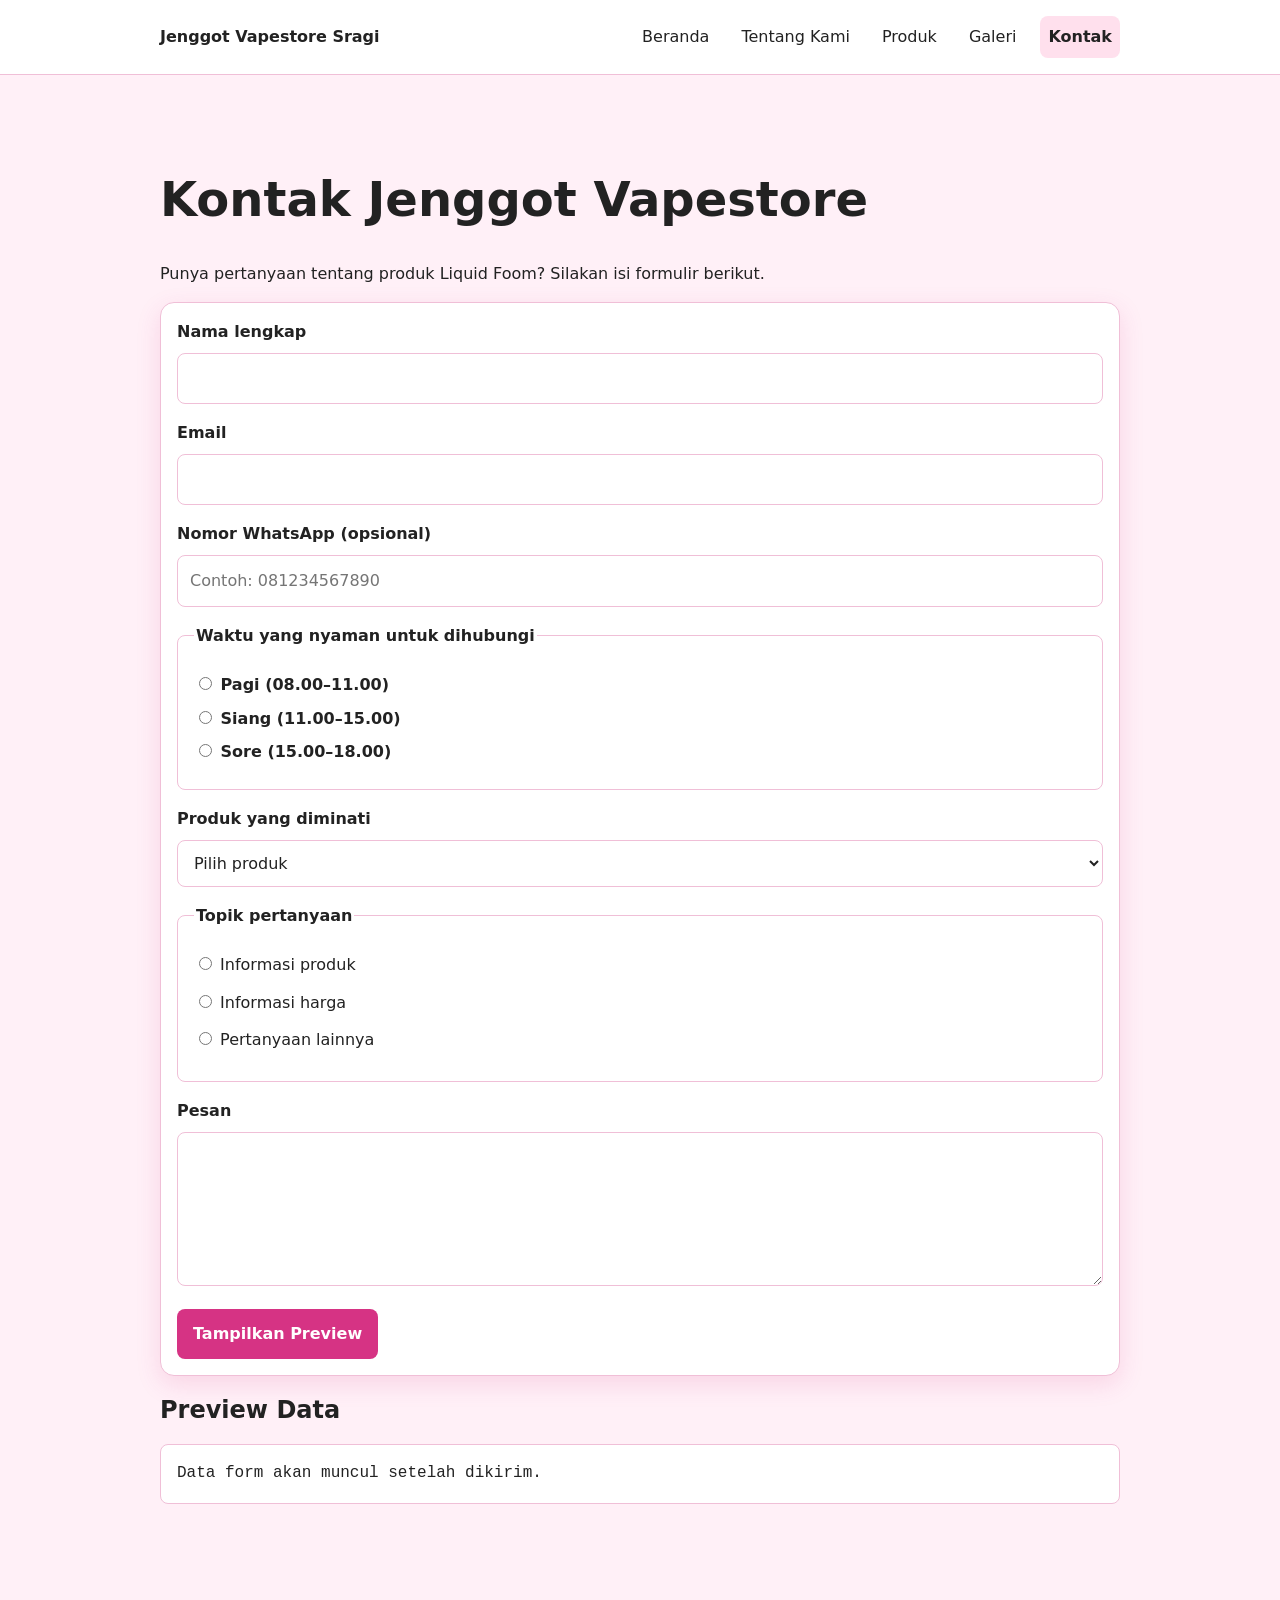
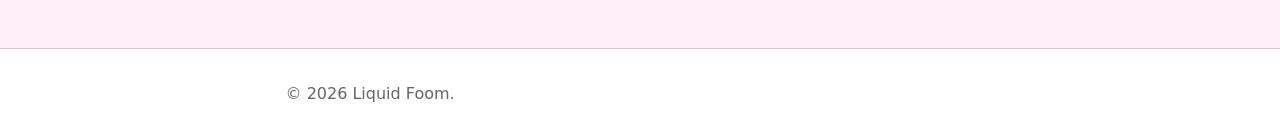
<file: kontak.html>
<!doctype html>
<html lang="id">
<head>
  <meta charset="utf-8">
  <meta name="viewport" content="width=device-width, initial-scale=1">
  <title>Kontak Jenggot Vapestore</title>
  <link rel="stylesheet" href="css/style.css">
  <script src="js/form.js" defer></script>
  <script src="js/app.js" defer></script>
</head>
<body>
  <a class="skip-link" href="#konten">
    Lewati ke konten utama
  </a>

  
<header class="site-header">
  <nav class="nav" aria-label="Navigasi utama">
    <a class="brand" href="index.html">Jenggot Vapestore Sragi</a>

    <details class="nav-menu">
      <summary aria-label="Buka atau tutup menu navigasi">
        <span class="hamburger-icon" aria-hidden="true">
          <span></span>
          <span></span>
          <span></span>
        </span>
        <span class="menu-label">Menu</span>
      </summary>

     <ul>
  <li>
    <a href="index.html">Beranda</a>
  </li>
  <li>
    <a href="tentang.html">Tentang Kami</a>
  </li>
  <li>
    <a href="produk.html">Produk</a>
  </li>
  <li>
    <a href="galeri.html">Galeri</a>
  </li>
  <li>
    <a href="kontak.html" aria-current="page">Kontak</a>
  </li>
</ul>
    </details>
  </nav>
</header>

  </header>

  <main id="konten" class="page">
    <h1>Kontak Jenggot Vapestore</h1>
    <p>
      Punya pertanyaan tentang produk Liquid Foom?
      Silakan isi formulir berikut.
    </p>

    <form id="form-kontak" action="#" method="post">
      <div class="field">
        <label for="nama">Nama lengkap</label>
        <input
          id="nama"
          name="nama"
          type="text"
          autocomplete="name"
          required
          minlength="3"
        >
      </div>

      <div class="field">
        <label for="email">Email</label>
        <input
          id="email"
          name="email"
          type="email"
          autocomplete="email"
          required
        >
      </div>
      
      <!-- Nomor WhatsApp -->
<div class="field">
  <label for="whatsapp">Nomor WhatsApp (opsional)</label>
  <input
    type="tel"
    id="whatsapp"
    name="whatsapp"
    autocomplete="tel"
    placeholder="Contoh: 081234567890"
  >
</div>

<!-- Waktu Kontak -->
<fieldset class="field">
  <legend>Waktu yang nyaman untuk dihubungi</legend>

  <label for="waktu-pagi">
    <input
      type="radio"
      id="waktu-pagi"
      name="waktu-kontak"
      value="Pagi"
    >
    Pagi (08.00–11.00)
  </label>

  <label for="waktu-siang">
    <input
      type="radio"
      id="waktu-siang"
      name="waktu-kontak"
      value="Siang"
    >
    Siang (11.00–15.00)
  </label>

  <label for="waktu-sore">
    <input
      type="radio"
      id="waktu-sore"
      name="waktu-kontak"
      value="Sore"
    >
    Sore (15.00–18.00)
  </label>
</fieldset>

      <div class="field">
        <label for="paket">Produk yang diminati</label>
        <select id="paket" name="paket" required>
          <option value="">Pilih produk</option>
          <option value="ice-strawberry">Liquid Foom Ice Strawberry</option>
          <option value="ice-mango">Liquid Foom Ice Mango</option>
          <option value="ice-lychee">Liquid Foom Ice Lychee</option>
        </select>
      </div>

      <fieldset>
        <legend>Topik pertanyaan</legend>

        <label>
          <input type="radio" name="topik"
                 value="informasi-produk" required>
          Informasi produk
        </label>

        <label>
          <input type="radio" name="topik" value="harga">
          Informasi harga
        </label>

        <label>
          <input type="radio" name="topik" value="lainnya">
          Pertanyaan lainnya
        </label>
      </fieldset>

      <div class="field">
        <label for="pesan">Pesan</label>
        <textarea
          id="pesan"
          name="pesan"
          rows="5"
          required
          minlength="10"
        ></textarea>
      </div>

      <button type="submit">Tampilkan Preview</button>
    </form>

    <section aria-labelledby="preview-title">
      <h2 id="preview-title">Preview Data</h2>
      <pre id="preview-form" aria-live="polite">Data form akan muncul setelah dikirim.</pre>
    </section>
  </main>

  <footer class="site-footer">
    <p>&copy; 2026 Liquid Foom.</p>
  </footer>
</body>
</html>
</file>
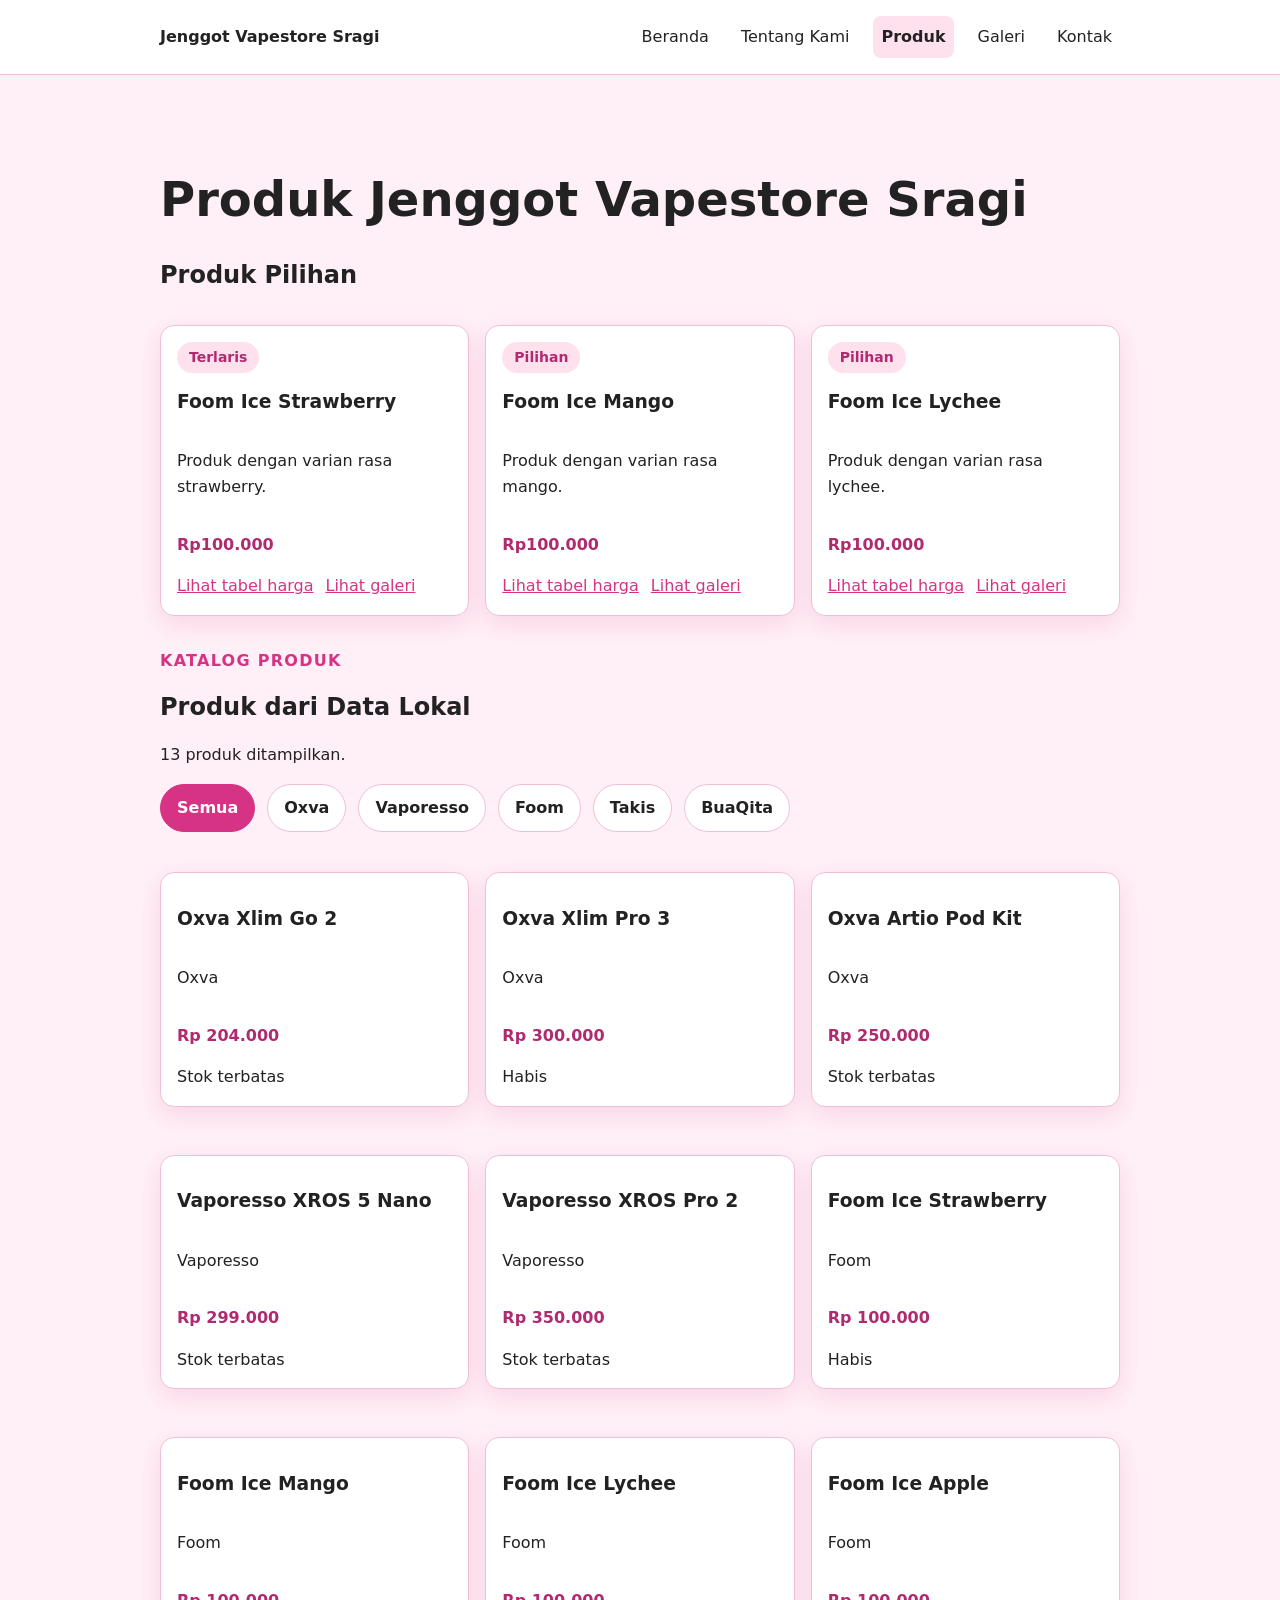
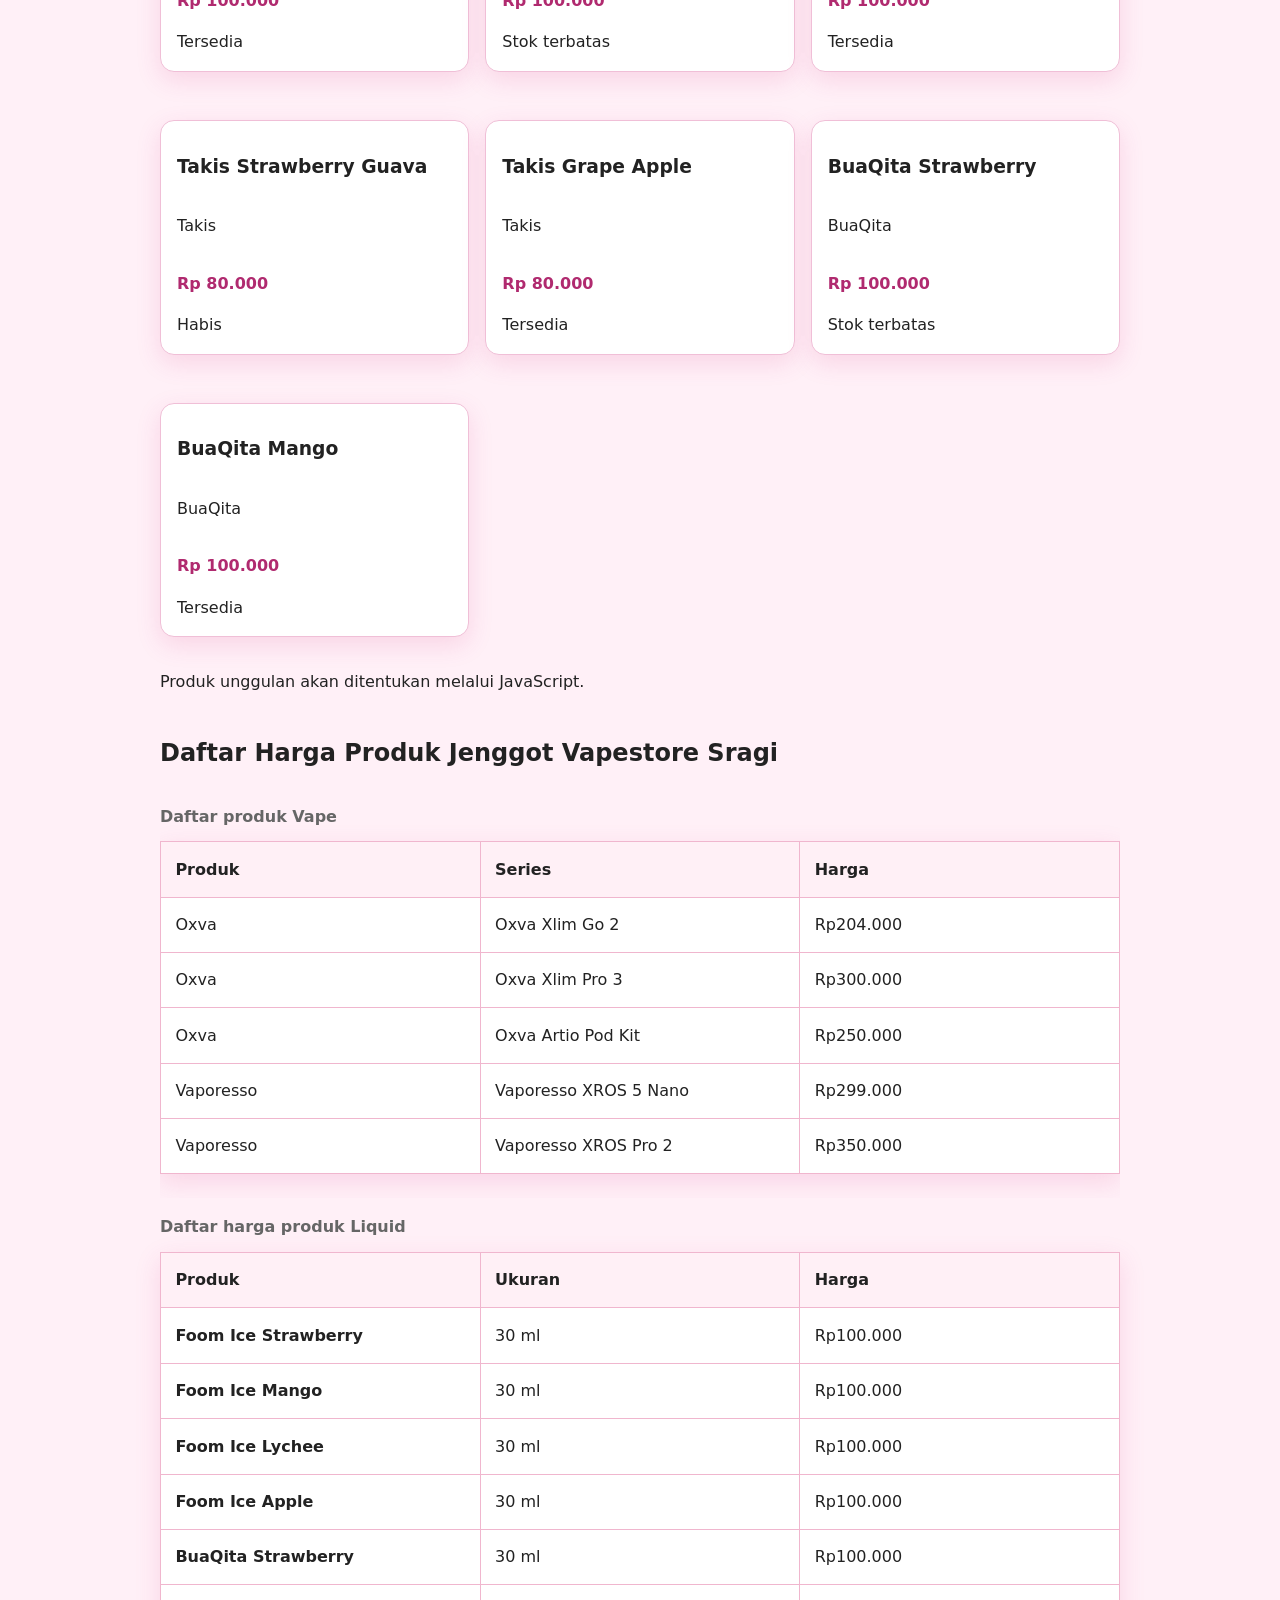
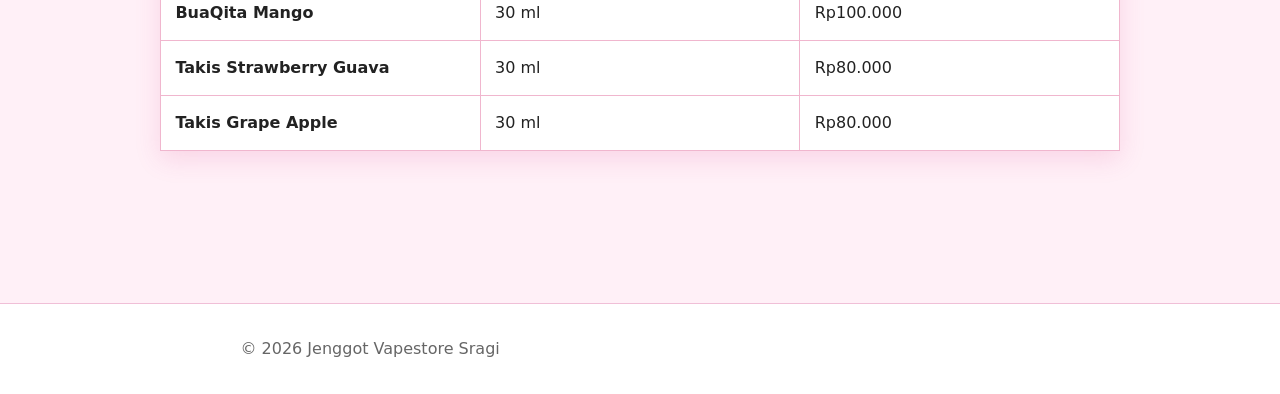
<file: produk.html>
<!doctype html>
<html lang="id">
  <head>
    <meta charset="utf-8" />
    <meta name="viewport" content="width=device-width, initial-scale=1" />
    <title>Produk - Jenggot Vapestore Sragi</title>
    <link rel="stylesheet" href="css/style.css" />
    <script src="js/app.js" defer></script>
  </head>

  <body>
    <!-- Skip link -->
    <a class="skip-link" href="#konten">Lewati ke konten utama</a>

    <!-- Header dan navigasi -->
      <header class="site-header">
      <nav class="nav" aria-label="Navigasi utama">
        <a class="brand" href="index.html">Jenggot Vapestore Sragi</a>
        
        <details class="nav-menu">
          <summary aria-label="Buka atau tutup menu navigasi">
          <span class="hamburger-icon" aria-hidden="true">
          <span></span>
          <span></span>
          <span></span>
        </span>
        <span class="menu-label">Menu</span>
      </summary>

      <ul>
        <li><a href="index.html">Beranda</a></li>
        <li><a href="tentang.html">Tentang Kami</a></li>
        <li><a aria-current="page" href="produk.html">Produk</a></li>
        <li><a href="galeri.html">Galeri</a></li>
        <li><a href="kontak.html">Kontak</a></li>
      </ul>
    </details>
  </nav>
</header>

    <!-- Konten utama -->
    <main id="konten" class="page">
      <h1>Produk Jenggot Vapestore Sragi</h1>

      <!-- Produk pilihan -->
      <section aria-labelledby="produk-pilihan-title">
        <h2 id="produk-pilihan-title">Produk Pilihan</h2>

        <div class="product-grid">
          <article class="product-card">
            <span class="product-badge">Terlaris</span>
            <h3>Foom Ice Strawberry</h3>
            <p>Produk dengan varian rasa strawberry.</p>
            <p class="price">Rp100.000</p>

            <div class="card-actions">
              <a href="#harga-title">Lihat tabel harga</a>
              <a href="galeri.html">Lihat galeri</a>
            </div>
          </article>

          <article class="product-card">
            <span class="product-badge">Pilihan</span>
            <h3>Foom Ice Mango</h3>
            <p>Produk dengan varian rasa mango.</p>
            <p class="price">Rp100.000</p>

            <div class="card-actions">
              <a href="#harga-title">Lihat tabel harga</a>
              <a href="galeri.html">Lihat galeri</a>
            </div>
          </article>

          <article class="product-card">
            <span class="product-badge">Pilihan</span>
            <h3>Foom Ice Lychee</h3>
            <p>Produk dengan varian rasa lychee.</p>
            <p class="price">Rp100.000</p>

            <div class="card-actions">
              <a href="#harga-title">Lihat tabel harga</a>
              <a href="galeri.html">Lihat galeri</a>
            </div>
          </article>
        </div>
      </section>

<!-- Produk dinamis dari JavaScript -->
<section class="section" aria-labelledby="produk-dinamis-title">
  <div class="section-header">
    <p class="eyebrow">KATALOG PRODUK</p>

    <h2 id="produk-dinamis-title">Produk dari Data Lokal</h2>

    <p id="produk-status">
      Produk belum dimuat.
    </p>
  </div>

  <!-- Tombol filter kategori -->
  <div class="filter-bar" aria-label="Filter kategori produk">
    <button type="button" class="filter-button is-active" data-filter="Semua">
      Semua
    </button>

    <button type="button" class="filter-button" data-filter="Oxva">
      Oxva
    </button>

    <button type="button" class="filter-button" data-filter="Vaporesso">
      Vaporesso
    </button>

    <button type="button" class="filter-button" data-filter="Foom">
      Foom
    </button>

    <button type="button" class="filter-button" data-filter="Takis">
      Takis
    </button>

    <button type="button" class="filter-button" data-filter="BuaQita">
      BuaQita
    </button>
  </div>

  <!-- Tempat produk ditampilkan oleh JavaScript -->
  <div id="produk-grid" class="product-grid" aria-live="polite"></div>
</section>

    <!-- Produk unggulan dari JavaScript -->
    <p id="produk-unggulan">
      Produk unggulan akan ditentukan melalui JavaScript.
    </p>
  </div>

  <div id="produk-dinamis" class="js-product-grid"></div>
</section>


      <!-- Daftar harga -->
      <section aria-labelledby="harga-title">
        <h2 id="harga-title">Daftar Harga Produk Jenggot Vapestore Sragi</h2>

        <div
          class="table-scroll"
          role="region"
          aria-labelledby="daftar-harga-caption"
          tabindex="0"
        >
<table class="tabel-seragam">
    <caption>Daftar produk Vape </caption>
    <thead>
      <tr>
        <th>Produk</th>
        <th>Series</th>
        <th>Harga</th>
      </tr>
    </thead>
    <tbody>
      <tr>
        <td>Oxva</td>
        <td>Oxva Xlim Go 2</td>
        <td>Rp204.000</td>
      </tr>
      <tr>
        <td>Oxva</td>
        <td>Oxva Xlim Pro 3</td>
        <td>Rp300.000</td>
      </tr>
      <tr>
        <td>Oxva</td>
        <td>Oxva Artio Pod Kit</td>
        <td>Rp250.000</td>
      </tr>
      <tr>
        <td>Vaporesso</td>
        <td>Vaporesso XROS 5 Nano</td>
        <td>Rp299.000</td>
      </tr>
      <tr>
        <td>Vaporesso</td>
        <td>Vaporesso XROS Pro 2</td>
        <td>Rp350.000</td>
      </tr>
    </tbody>
  </table>
</section>

          <table class="tabel-seragam">
            <caption id="daftar-harga-caption">
              Daftar harga produk Liquid 
            </caption>

            <thead>
              <tr>
                <th scope="col">Produk</th>
                <th scope="col">Ukuran</th>
                <th scope="col">Harga</th>
              </tr>
            </thead>

            <tbody>
              <tr>
                <th scope="row">Foom Ice Strawberry</th>
                <td>30 ml</td>
                <td>Rp100.000</td>
              </tr>
              <tr>
                <th scope="row">Foom Ice Mango</th>
                <td>30 ml</td>
                <td>Rp100.000</td>
              </tr>
              <tr>
                <th scope="row">Foom Ice Lychee</th>
                <td>30 ml</td>
                <td>Rp100.000</td>
              </tr>
              <tr>
                <th scope="row">Foom Ice Apple</th>
                <td>30 ml</td>
                <td>Rp100.000</td>
              </tr>
              <tr>
                <th scope="row">BuaQita Strawberry</th>
                <td>30 ml</td>
                <td>Rp100.000</td>
              </tr>
              <tr>
                <th scope="row">BuaQita Mango</th>
                <td>30 ml</td>
                <td>Rp100.000</td>
              </tr>
              <tr>
                <th scope="row">Takis Strawberry Guava</th>
                <td>30 ml</td>
                <td>Rp80.000</td>
              </tr>
              <tr>
                <th scope="row">Takis Grape Apple</th>
                <td>30 ml</td>
                <td>Rp80.000</td>
              </tr>
            </tbody>
          </table>
        </div>
      </section>
    </main>

    <!-- Footer -->
    <footer class="site-footer">
      <p>&copy; 2026 Jenggot Vapestore Sragi</p>
    </footer>
  </body>
</html>
</file>
<file: css/style.css>
:root {
  --color-primary: #d63384;
  --color-primary-strong: #b02a6f;
  --color-text: #222222;
  --color-muted: #666666;
  --color-surface: #ffffff;
  --color-surface-soft: #fff0f7;
  --color-border: #f0bfd7;
  --color-focus: #7c3aed;

  --space-1: 0.5rem;
  --space-2: 0.75rem;
  --space-3: 1rem;
  --space-4: 1.5rem;
  --space-5: 4rem;

  --radius-sm: 0.5rem;
  --radius-md: 0.875rem;
  --shadow-card: 0 0.5rem 1.5rem rgb(214 51 132 / 0.15);
}

/* Pengaturan dasar */
*,
*::before,
*::after {
  box-sizing: border-box;
}

html {
  color-scheme: light;
}

body {
  margin: 0;
  color: var(--color-text);
  background: var(--color-surface-soft);
  font-family: system-ui, -apple-system, BlinkMacSystemFont, "Segoe UI", sans-serif;
  font-size: 1rem;
  line-height: 1.6;
}

/* Gambar */
img {
  max-width: 100%;
  height: auto;
}

.product-image {
  width: 200px;
  height: auto;
  margin-bottom: var(--space-3);
  border-radius: var(--radius-sm);
}

/* Link umum */
a {
  color: var(--color-primary);
}

a:hover {
  color: var(--color-primary-strong);
}

/* Fokus keyboard */
:focus-visible {
  outline: 3px solid var(--color-focus);
  outline-offset: 3px;
}

/* Skip link */
.skip-link {
  position: absolute;
  top: -5rem;
  left: var(--space-3);
  z-index: 100;
  padding: var(--space-2) var(--space-3);
  color: var(--color-surface);
  background: var(--color-text);
}

.skip-link:focus {
  top: var(--space-3);
}

/* Header dan footer */
.site-header {
  padding: var(--space-3) var(--space-4);
  background: var(--color-surface);
  border-bottom: 1px solid var(--color-border);
}

.site-footer {
  margin-top: var(--space-5);
  padding: var(--space-3) var(--space-4);
  color: var(--color-muted);
  text-align: center;
  background: var(--color-surface);
  border-top: 1px solid var(--color-border);
}

/* Navigasi dan lebar halaman */
.nav,
.page {
  width: min(100% - 2rem, 60rem);
  margin-inline: auto;
}

.page {
  padding-block: var(--space-5);
}

/* Navigasi utama */
.nav {
  display: flex;
  flex-direction: row;
  flex-wrap: wrap;
  gap: var(--space-3);
  align-items: center;
  justify-content: space-between;
}

.brand {
  display: inline-block;
  margin-bottom: 0;
  color: var(--color-text);
  font-weight: 800;
  text-decoration: none;
}

/* Hamburger menu */
.nav-menu {
  position: relative;
  margin-left: auto;
}

.nav-menu summary {
  display: inline-flex;
  align-items: center;
  justify-content: center;
  gap: 0.6rem;
  min-height: 44px;
  padding: 0.65rem 1rem;
  color: #ffffff;
  font-weight: 700;
  cursor: pointer;
  list-style: none;
  background: var(--color-primary);
  border: 0;
  border-radius: var(--radius-sm);
  box-shadow: var(--shadow-card);
  transition: background-color 0.2s ease, transform 0.2s ease;
}

.nav-menu summary::-webkit-details-marker {
  display: none;
}

.nav-menu summary:hover {
  color: #ffffff;
  background: var(--color-primary-strong);
}

.nav-menu summary:active {
  transform: translateY(0);
}

.hamburger-icon {
  display: flex;
  flex-direction: column;
  justify-content: center;
  gap: 5px;
  width: 24px;
  height: 24px;
}

.hamburger-icon span {
  display: block;
  width: 24px;
  height: 3px;
  background: #ffffff;
  border-radius: 999px;
}

.menu-label {
  font-weight: 700;
}

/* Daftar menu mobile */
.nav-menu ul {
  display: none;
  margin: 0;
  padding: 0.5rem;
  list-style: none;
}

.nav-menu[open] > ul {
  position: absolute;
  top: calc(100% + 0.5rem);
  right: 0;
  z-index: 20;
  display: flex;
  flex-direction: column;
  gap: 0.25rem;
  min-width: 12rem;
  padding: 0.5rem;
  background: var(--color-surface);
  border: 1px solid var(--color-border);
  border-radius: var(--radius-md);
  box-shadow: var(--shadow-card);
}

.nav-menu li {
  margin: 0;
}

.nav-menu a {
  display: block;
  padding: 0.65rem 0.75rem;
  color: var(--color-text);
  text-decoration: none;
  border-radius: var(--radius-sm);
}

.nav-menu a:hover {
  color: var(--color-primary-strong);
  background: var(--color-surface-soft);
}

.nav-menu a[aria-current="page"] {
  color: var(--color-text);
  font-weight: 700;
  background: #ffe0ed;
}

.nav-menu summary:focus-visible,
.nav-menu a:focus-visible {
  outline: 3px solid var(--color-focus);
  outline-offset: 3px;
}

/* Hero */
.hero {
  display: grid;
  grid-template-columns: 1fr;
  gap: var(--space-4);
  align-items: center;
  padding: var(--space-5);
  color: var(--color-surface);
  background: var(--color-primary);
  border-radius: var(--radius-md);
}

h1,
h2,
h3 {
  line-height: 1.2;
  text-wrap: balance;
}

h1 {
  font-size: clamp(2rem, 6vw, 3rem);
}

p,
li {
  max-width: 68ch;
}

.eyebrow {
  color: var(--color-primary);
  font-weight: 800;
  letter-spacing: 0.08em;
  text-transform: uppercase;
}

.hero .eyebrow {
  color: #ffe0ed;
}

.hero-image {
  display: block;
  width: 100%;
  border-radius: var(--radius-md);
}

.price {
  color: var(--color-primary-strong);
  font-weight: 800;
}

/* Tombol */
.button,
button {
  display: inline-block;
  padding: var(--space-2) var(--space-3);
  color: var(--color-surface);
  font: inherit;
  font-weight: 700;
  text-decoration: none;
  cursor: pointer;
  background: var(--color-primary);
  border: 0;
  border-radius: var(--radius-sm);
}

.button:hover,
button:hover {
  color: var(--color-surface);
  background: var(--color-primary-strong);
}

.hero button {
  color: #000000;
  background: #ffe0ed;
}

.hero button:hover {
  color: #000000;
  background: #ffc2dc;
}

/* Daftar produk */
.products {
  padding-left: 1.2rem;
}

.product-list {
  display: grid;
  grid-template-columns: 1fr;
  gap: var(--space-3);
}

.product-grid {
  display: grid;
  grid-template-columns: 1fr;
  gap: var(--space-3);
}

/* Kartu */
.product-card,
.media-card,
table,
form {
  margin-block: var(--space-3);
  padding: var(--space-3);
  background: var(--color-surface);
  border: 1px solid var(--color-border);
  border-radius: var(--radius-md);
  box-shadow: var(--shadow-card);
}

/* Kartu produk dengan Flexbox */
.product-card {
  display: flex;
  flex-direction: column;
}

/* Badge produk */
.product-badge {
  align-self: flex-start;
  padding: 0.25rem var(--space-2);
  color: var(--color-primary-strong);
  font-size: 0.875rem;
  font-weight: 800;
  background: #ffe0ed;
  border-radius: 999px;
}

/* Aksi kartu */
.card-actions {
  display: flex;
  gap: var(--space-2);
  align-items: center;
  flex-wrap: wrap;
  margin-top: auto;
}

/* Galeri */
.gallery-list {
  text-align: left;
}

.gallery-grid {
  display: grid;
  grid-template-columns: 1fr;
  gap: var(--space-3);
}

.gallery-grid figure {
  max-width: 100%;
  margin: 0;
}

.gallery-grid img {
  display: block;
  width: 100%;
  height: auto;
  border-radius: var(--radius-sm);
}

figcaption,
caption {
  color: var(--color-muted);
}

.gallery-grid figcaption {
  margin-top: 8px;
  font-weight: 600;
  text-align: center;
}

/* Tabel produk */
table {
  width: 100%;
  border-collapse: collapse;
  border-radius: 0;
}

caption {
  margin-bottom: var(--space-2);
  font-weight: 700;
  text-align: left;
}

th,
td {
  padding: var(--space-2);
  text-align: left;
  border: 1px solid var(--color-border);
}

th {
  background: var(--color-surface-soft);
}

/* Menyamakan tampilan semua tabel */
.tabel-seragam {
  width: 100%;
  border-collapse: collapse;
  table-layout: fixed;
  background: #ffffff;
  margin-bottom: 1.5rem;
}

.tabel-seragam th,
.tabel-seragam td {
  padding: 0.9rem;
  border: 1px solid #f0b6ce;
  text-align: left;
  background: #ffffff;
}

.tabel-seragam thead th {
  background: #fff0f6;
  font-weight: 700;
}

/* Tabel yang dapat digeser pada layar kecil */
.table-scroll {
  max-width: 100%;
  overflow-x: auto;
}

.table-scroll:focus-visible {
  outline: 3px solid var(--color-focus);
  outline-offset: 3px;
}

.table-scroll table {
  min-width: 40rem;
}

/* Form kontak */
.field {
  margin-bottom: var(--space-3);
}

.field label,
legend {
  display: block;
  margin-bottom: var(--space-1);
  font-weight: 700;
}

.field input,
.field select,
.field textarea {
  width: 100%;
  padding: var(--space-2);
  color: inherit;
  font: inherit;
  background: var(--color-surface);
  border: 1px solid var(--color-border);
  border-radius: var(--radius-sm);
}

input[type="radio"],
input[type="checkbox"] {
  width: auto;
}

fieldset {
  margin: 0 0 var(--space-3);
  padding: var(--space-3);
  border: 1px solid var(--color-border);
  border-radius: var(--radius-sm);
}

fieldset label {
  display: block;
  margin-bottom: var(--space-2);
}

audio {
  max-width: 100%;
}

/* Preview formulir */
#preview-form {
  padding: var(--space-3);
  white-space: pre-wrap;
  overflow-wrap: anywhere;
  background: var(--color-surface);
  border: 1px solid var(--color-border);
  border-radius: var(--radius-sm);
}

/* Tablet kecil: mulai 42rem */
@media (min-width: 42rem) {
  .gallery-grid {
    grid-template-columns: repeat(2, minmax(0, 1fr));
  }
}

/* Tablet dan desktop: mulai 48rem */
@media (min-width: 48rem) {
  .nav {
    flex-wrap: nowrap;
  }

  /* Sembunyikan tombol hamburger */
  .nav-menu summary {
    display: none;
  }

  /* Tampilkan semua menu secara horizontal */
  .nav-menu > ul,
  .nav-menu:not([open]) > ul {
    position: static;
    display: flex !important;
    flex-direction: row;
    flex-wrap: wrap;
    align-items: center;
    gap: var(--space-2);
    min-width: 0;
    margin: 0;
    padding: 0;
    background: transparent;
    border: 0;
    box-shadow: none;
  }

  .nav-menu {
    margin-left: 0;
  }

  .hero {
    grid-template-columns: 1.2fr 0.8fr;
  }

  .product-list,
  .product-grid {
    grid-template-columns: repeat(2, minmax(0, 1fr));
  }
}

/* Desktop besar: mulai 60rem */
@media (min-width: 60rem) {
  .nav {
    justify-content: space-between;
  }

  .product-grid {
    grid-template-columns: repeat(3, minmax(0, 1fr));
  }
}

/* Kurangi animasi jika pengguna memilihnya */
@media (prefers-reduced-motion: reduce) {
  .nav-menu summary {
    transition: none;
  }
}

/* P09 - Tampilan data dari JavaScript */
.js-product-grid {
  display: grid;
  grid-template-columns: repeat(auto-fit, minmax(220px, 1fr));
  gap: 1rem;
  margin-top: 1.5rem;
}

.js-product-card {
  padding: 1.25rem;
  border: 1px solid var(--color-border);
  border-radius: 0.875rem;
  background: var(--color-surface);
  box-shadow: var(--shadow-card);
}

.js-product-card h3 {
  margin-top: 0.75rem;
  margin-bottom: 0.75rem;
}

.js-product-card .price {
  font-weight: 700;
}

.js-product-card .stock-badge {
  display: inline-block;
  padding: 0.35rem 0.65rem;
  border-radius: 0.5rem;
  background: var(--color-surface-soft);
  font-size: 0.9rem;
}

/* Memastikan menu desktop selalu terlihat */
@media screen and (min-width: 48rem) {
  nav.nav {
    display: flex;
    align-items: center;
    justify-content: space-between;
  }

  details.nav-menu {
    display: block;
    margin-left: auto;
  }

  details.nav-menu > summary {
    display: none !important;
  }

  details.nav-menu:not([open]) > ul,
  details.nav-menu > ul {
    display: flex !important;
    flex-direction: row;
    align-items: center;
    gap: 1rem;
    position: static;
    margin: 0;
    padding: 0;
    background: transparent;
    border: none;
    box-shadow: none;
  }

  details.nav-menu > ul a {
    display: block;
  }
}

/* Perbaikan tampilan menu desktop */
@media (min-width: 48rem) {
  .nav-menu summary {
    display: none !important;
  }

  .nav-menu[open] > ul,
  .nav-menu:not([open]) > ul {
    display: flex !important;
    position: static !important;
    flex-direction: row !important;
    align-items: center;
    justify-content: flex-end;
    gap: 1rem;
    min-width: 0;
    margin: 0;
    padding: 0;
    background: transparent;
    border: none;
    border-radius: 0;
    box-shadow: none;
  }

  .nav-menu > ul a {
    padding: 0.5rem;
    white-space: nowrap;
  }
}

/* P11 - Filter kategori produk */
.filter-bar {
  display: flex;
  flex-wrap: wrap;
  gap: 0.75rem;
  margin-block: 1rem 1.5rem;
}

.filter-button {
  border: 1px solid var(--color-border, #cbd5e1);
  border-radius: 999px;
  background: #ffffff;
  color: var(--color-text, #1f2937);
  padding: 0.65rem 1rem;
  font-weight: 700;
  cursor: pointer;
}

.filter-button:hover,
.filter-button:focus-visible {
  border-color: var(--color-primary, #2563eb);
  outline: 3px solid rgb(37 99 235 / 20%);
  outline-offset: 2px;
}

.filter-button.is-active {
  background: var(--color-primary, #2563eb);
  border-color: var(--color-primary, #2563eb);
  color: #ffffff;
}

/* Pesan ketika produk tidak ditemukan */
.empty-state {
  grid-column: 1 / -1;
  border: 1px dashed #94a3b8;
  border-radius: 1rem;
  padding: 1rem;
  background: #ffffff;
  color: #64748b;
}
</file>
